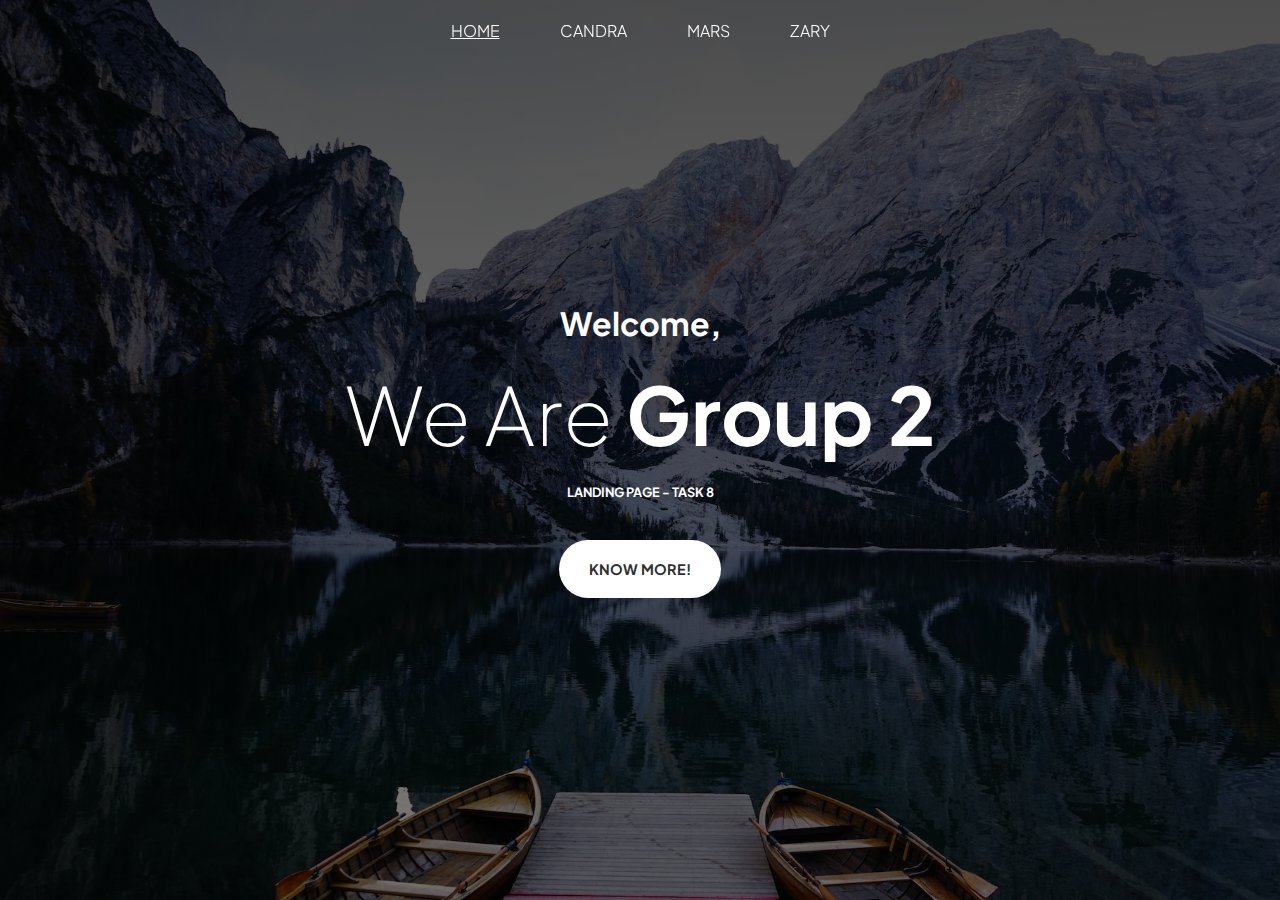
<file: index.html>
<!DOCTYPE html>
<html lang="en">
<head>
  <meta charset="UTF-8">
  <meta http-equiv="X-UA-Compatible" content="IE=edge">
  <meta name="viewport" content="width=device-width, initial-scale=1.0">
  <title>Landing Page </title>

  <!-- CSS -->
  <link rel="stylesheet" href="style.css">
  
  <!-- Google Fonts -->
  <link rel="preconnect" href="https://fonts.googleapis.com">
  <link rel="preconnect" href="https://fonts.gstatic.com" crossorigin>
  <link href="https://fonts.googleapis.com/css2?family=Plus+Jakarta+Sans:wght@200;300;400;500;600;700;800&display=swap" rel="stylesheet">

  <!-- Box Icons -->
  <link href='https://unpkg.com/boxicons@2.1.4/css/boxicons.min.css' rel='stylesheet'>


</head>
<body>

  <!-- NAVBAR START -->
  <section id="section-navbar"  style="background-color: transparent;">
    <div class="container">
      <nav class="navbar">
        <a href="index.html" class="navbar-item" style="text-decoration: underline;">HOME</a>
        <a href="candra.html" class="navbar-item">CANDRA</a>
        <a href="mars.html" class="navbar-item">MARS</a>
        <a href="zary.html" class="navbar-item">ZARY</a>
      </nav>
    </div>
  </section>
  <!-- NAVBAR END -->

  <!-- LANDING START -->
  <section id="section-landing">
    <div class="container">
      <div class="landing-main">
        <h3 class="landing-greeting-text">Welcome,</h3>
        <h1 class="landing-introduction-text">We Are <span>Group 2</span></h1>
        <h4 class="landing-description-text">LANDING PAGE - TASK 8</h4>
        <a href="candra.html" class="landing-button">KNOW MORE!</a>
      </div>
    </div>
  </section>
  <!-- LANDING END -->
</body>
</html>
</file>
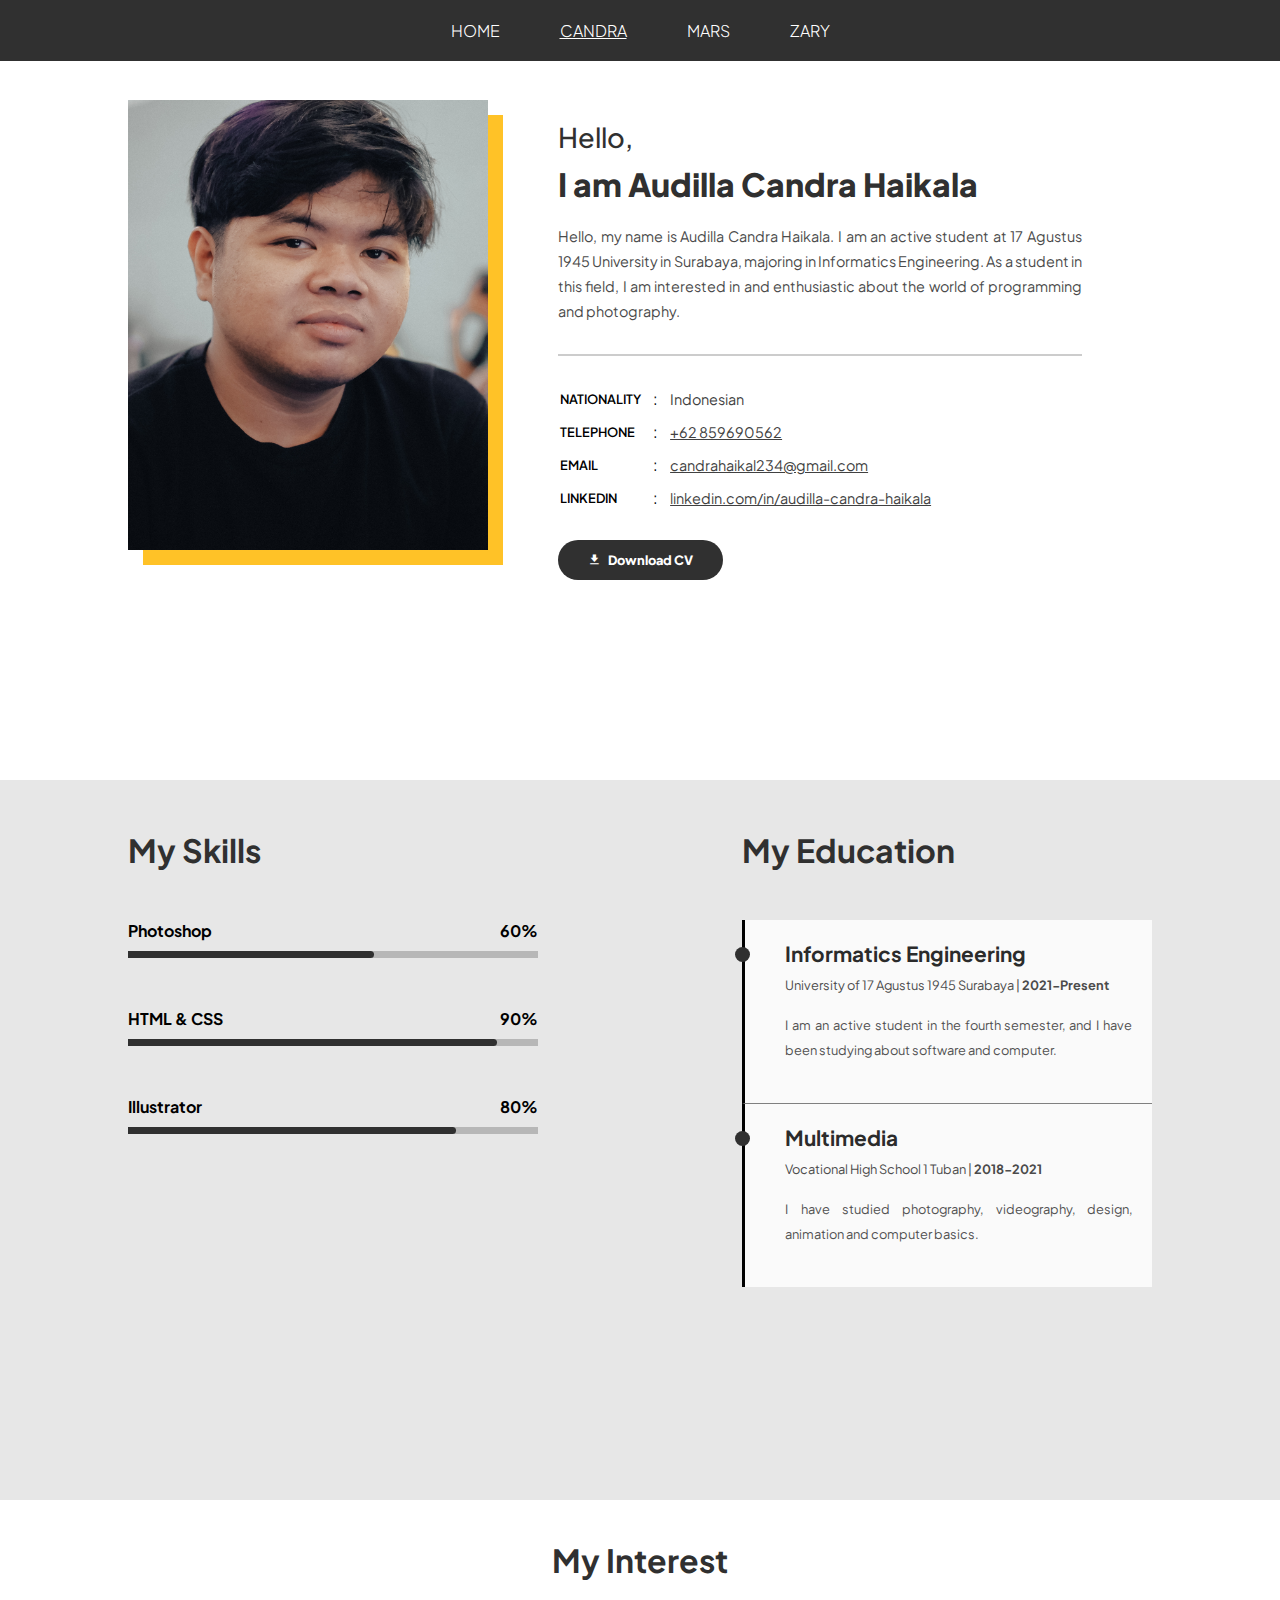
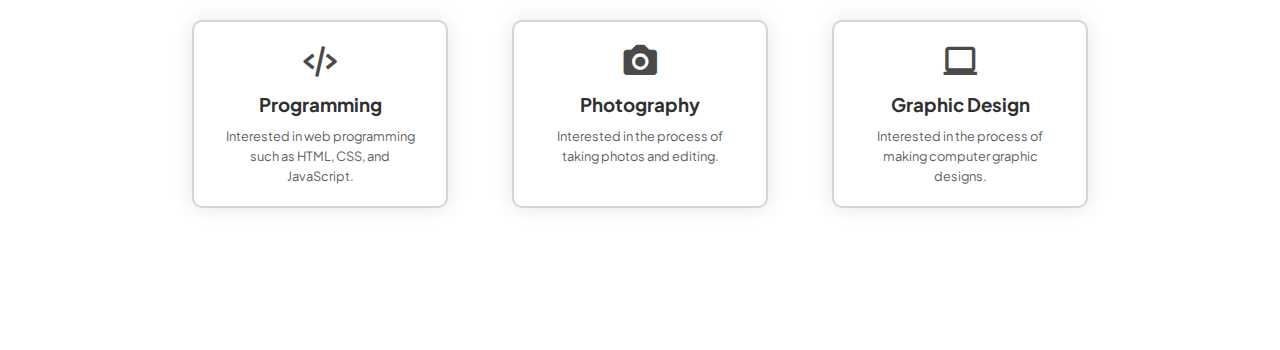
<file: candra.html>
<!DOCTYPE html>
<html lang="en">
<head>
  <meta charset="UTF-8">
  <meta http-equiv="X-UA-Compatible" content="IE=edge">
  <meta name="viewport" content="width=device-width, initial-scale=1.0">
  <title>Profile - Candra </title>

  <!-- CSS -->
  <link rel="stylesheet" href="style.css">
  
  <!-- Google Fonts -->
  <link rel="preconnect" href="https://fonts.googleapis.com">
  <link rel="preconnect" href="https://fonts.gstatic.com" crossorigin>
  <link href="https://fonts.googleapis.com/css2?family=Plus+Jakarta+Sans:wght@300;400;500;600;700;800&display=swap" rel="stylesheet">

  <!-- Box Icons -->
  <link href='https://unpkg.com/boxicons@2.1.4/css/boxicons.min.css' rel='stylesheet'>


</head>
<body>

  <!-- NAVBAR START -->
  <section id="section-navbar">
    <div class="container">
      <nav class="navbar">
        <a href="index.html" class="navbar-item">HOME</a>
        <a href="candra.html" class="navbar-item" style="text-decoration: underline;">CANDRA</a>
        <a href="mars.html" class="navbar-item">MARS</a>
        <a href="zary.html" class="navbar-item">ZARY</a>
      </nav>
    </div>
  </section>
  <!-- NAVBAR END -->

  <!-- ABOUT ME Start -->
  <section id="section-about">
    <div class="container">
      <div class="about-main">
        <div class="about-left">
          <img class="about-img" src="candra.jpg" alt="">
        </div>
        <div class="about-right">
          <h2 class="about-greeting">Hello,</h2>
          <h1 class="about-name">I am Audilla Candra Haikala</h1>
          <p class="about-paragraph">Hello, my name is Audilla Candra Haikala. I am an active student at 17 Agustus 1945 University in Surabaya, majoring in Informatics Engineering. As a student in this field, I am interested in and enthusiastic about the world of programming and photography.</p>
          <div class="about-line"></div>
          <div class="about-contact">
            <table>
              <tr>
                <!-- <td><i class='bx bx-flag' ></i></td> -->
                <td class="contact-item">NATIONALITY</td>
                <td>:</td>
                <td class="contact-value">Indonesian</td>
              </tr>
              <tr>
                <td class="contact-item">TELEPHONE</td>
                <td>:</td>
                <td><a href="https://api.whatsapp.com/send/?phone=6285859690562&text&type=phone_number&app_absent=0" class="contact-value">+62 859690562</a></td>
              </tr>
              <tr>
                <td class="contact-item">EMAIL</td>
                <td>:</td>
                <td><a class="contact-value" href="mailto: candrahaikal234@gmail.com">candrahaikal234@gmail.com</a></td>
              </tr>
              <tr>
                <td class="contact-item">LINKEDIN</td>
                <td>:</td>
                <td><a class="contact-value" href="https://www.linkedin.com/in/audilla-candra-haikala/">linkedin.com/in/audilla-candra-haikala</a></td>
              </tr>
            </table>
          </div>

          <!-- ABOUT RIGHT BTN Start -->
          <a href="#" class="about-btn">
            <i class='bx bxs-download' ></i></box-icon>
            Download CV</a>
          <!-- ABOUT RIGHT BTN End -->

        </div>
      </div>
    </div>
  </section>
  <!-- ABOUT ME End -->

  <!-- SKILL and INTEREST Start -->
  <section id="section-other-info">
    <div class="container">
      <div class="other-info-main">
        <div class="other-info-left">
          <h2 class="other-info-title-main">My Skills</h2>
          
          <div class="other-info-group">
            <div class="other-info-text">
              <h3 class="other-info-title">Photoshop</h3>
              <h3 class="other-info-percentage">60%</h3>
            </div>
            <div class="other-info-bar">
              <div class="other-info-bar-inner" style="width:60%;"></div>
            </div>
          </div>

          <div class="other-info-group">
            <div class="other-info-text">
              <h3 class="other-info-title">HTML & CSS</h3>
              <h3 class="other-info-percentage">90%</h3>
            </div>
            <div class="other-info-bar">
              <div class="other-info-bar-inner" style="width:90%;"></div>
            </div>
          </div>

          <div class="other-info-group">
            <div class="other-info-text">
              <h3 class="other-info-title">Illustrator</h3>
              <h3 class="other-info-percentage">80%</h3>
            </div>
            <div class="other-info-bar">
              <div class="other-info-bar-inner" style="width:80%;"></div>
            </div>
          </div>

        </div>
        <div class="other-info-right">
          <h2 class="other-info-title-main">My Education</h2>
          <div class="other-info-education">

            <div class="education-card"  style="border-bottom: 1px solid grey;">
              <h3 class="education-major">Informatics Engineering</h3>
              <h4 class="education-place">University of 17 Agustus 1945 Surabaya | <span>2021-Present</span></h4>
              <p class="education-paragraph">I am an active student in the fourth semester, and I have been studying about software and computer.</p>
              <div class="education-circle"></div>
            </div>

            <div class="education-card">
              <h3 class="education-major">Multimedia</h3>
              <h4 class="education-place">Vocational High School 1 Tuban | <span>2018-2021</span></h4>
              <p class="education-paragraph">I have studied photography, videography, design, animation and computer basics.</p>
              <div class="education-circle"></div>
            </div>

          </div>
        </div>
      </div>
    </div>
  </section>
  <!-- SKILL and INTEREST End -->


  <!-- INTEREST Start -->
  <section id="section-interest">
    <div class="container">
      <div class="interest-main">
        <h2 class="interest-title">My Interest</h2>
        <div class="interest-card-group">
          <div class="interest-card">
            <i class='bx bx-code-alt'></i>
            <h3 class="interest-card-title">Programming</h3>
            <p class="interest-paragraph">Interested in web programming such as HTML, CSS, and JavaScript.</p>
          </div>
          <div class="interest-card">
            <i class='bx bxs-camera' ></i>
            <h3 class="interest-card-title">Photography</h3>
            <p class="interest-paragraph">Interested in the process of taking photos and editing.</p>
          </div>
          <div class="interest-card">
            <i class='bx bx-laptop'></i>
            <h3 class="interest-card-title">Graphic Design</h3>
            <p class="interest-paragraph">Interested in the process of making computer graphic designs.</p>
          </div>
        </div>
        
      </div>
    </div>
  </section>
  <!-- INTEREST End -->
  
</body>
</html>
</file>
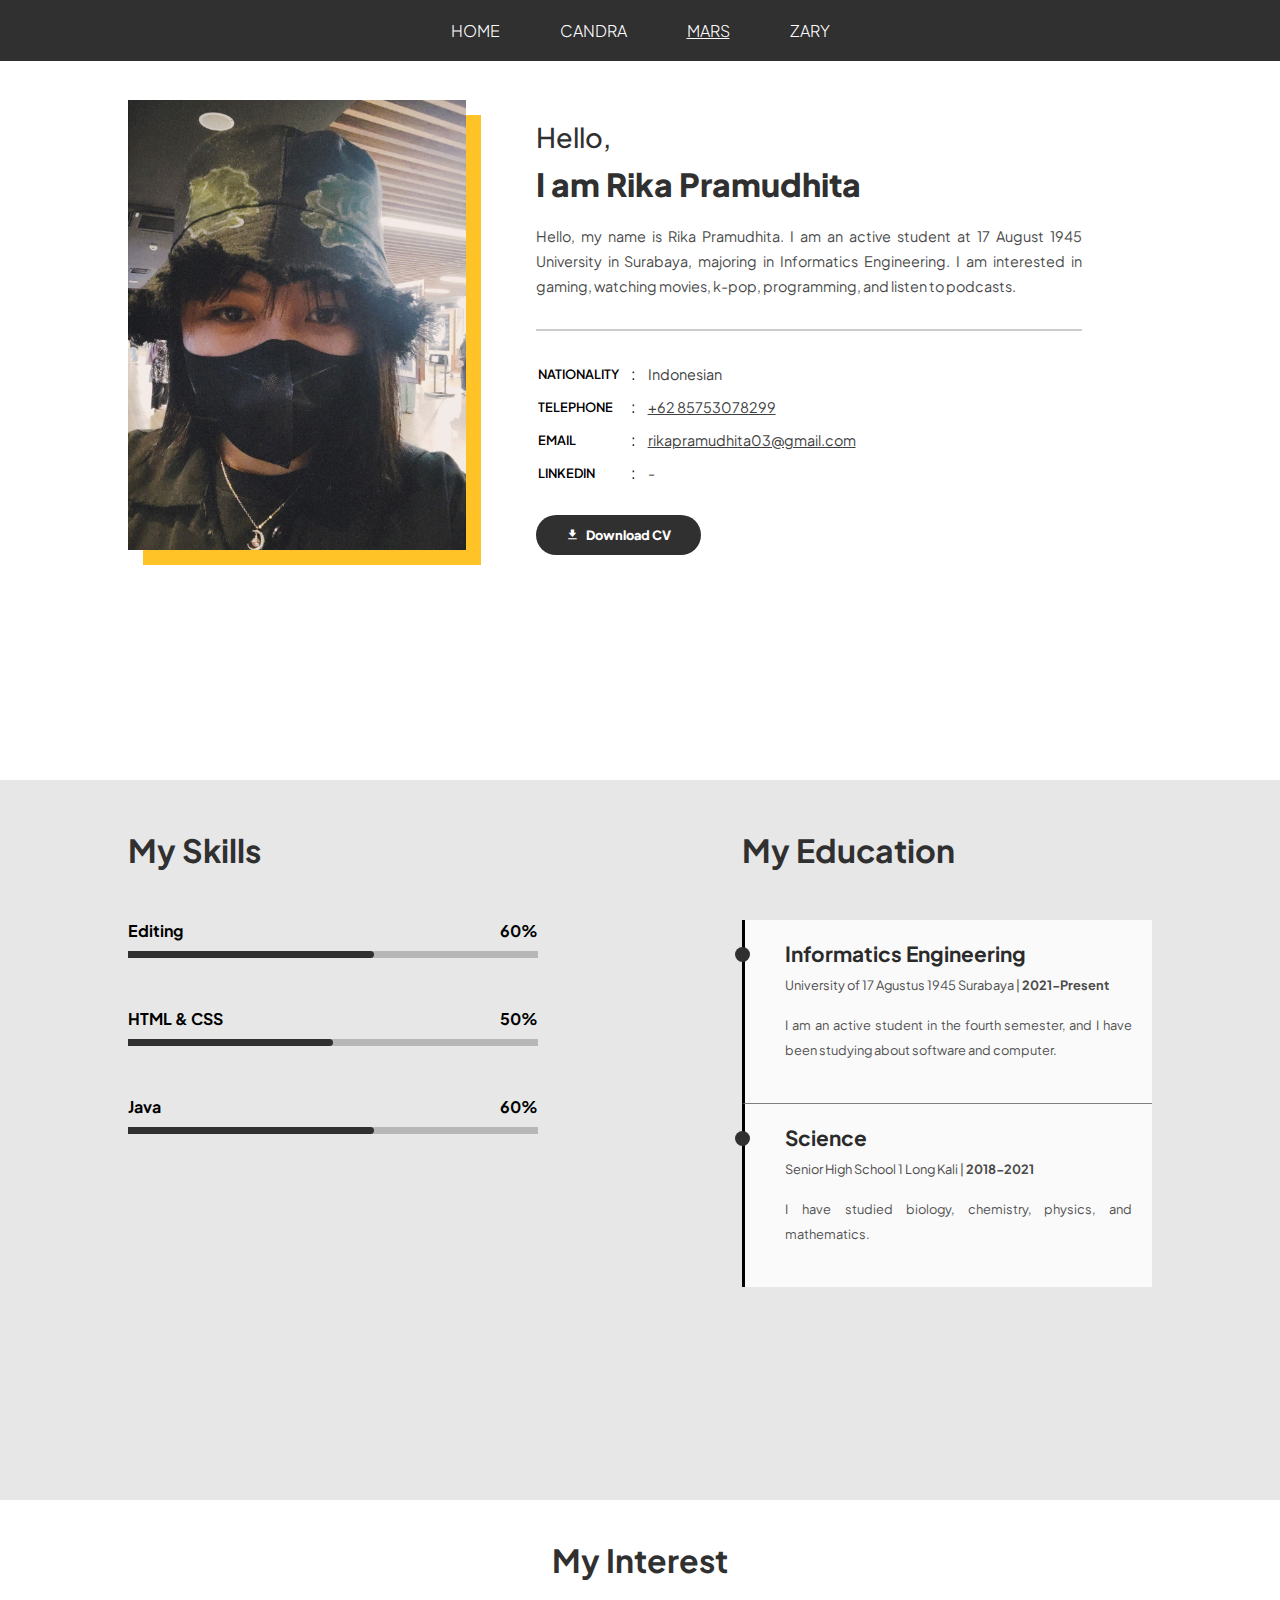
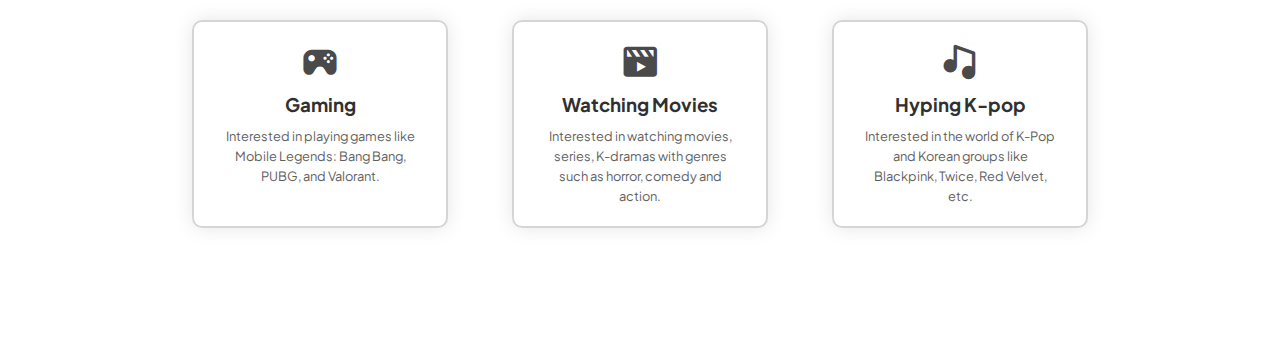
<file: mars.html>
<!DOCTYPE html>
<html lang="en">
<head>
  <meta charset="UTF-8">
  <meta http-equiv="X-UA-Compatible" content="IE=edge">
  <meta name="viewport" content="width=device-width, initial-scale=1.0">
  <title>Profile - Mars</title>

  <!-- CSS -->
  <link rel="stylesheet" href="style.css">
  
  <!-- Google Fonts -->
  <link rel="preconnect" href="https://fonts.googleapis.com">
  <link rel="preconnect" href="https://fonts.gstatic.com" crossorigin>
  <link href="https://fonts.googleapis.com/css2?family=Plus+Jakarta+Sans:wght@300;400;500;600;700;800&display=swap" rel="stylesheet">

  <!-- Box Icons -->
  <link href='https://unpkg.com/boxicons@2.1.4/css/boxicons.min.css' rel='stylesheet'>


</head>
<body>

  <!-- NAVBAR START -->
  <section id="section-navbar">
    <div class="container">
      <nav class="navbar">
        <a href="index.html" class="navbar-item">HOME</a>
        <a href="candra.html" class="navbar-item">CANDRA</a>
        <a href="mars.html" class="navbar-item" style="text-decoration: underline;">MARS</a>
        <a href="zary.html" class="navbar-item">ZARY</a>
      </nav>
    </div>
  </section>
  <!-- NAVBAR END -->

  <!-- ABOUT ME Start -->
  <section id="section-about">
    <div class="container">
      <div class="about-main">
        <div class="about-left">
          <img class="about-img" src="mars.jpg" alt="">
        </div>
        <div class="about-right">
          <h2 class="about-greeting">Hello,</h2>
          <h1 class="about-name">I am Rika Pramudhita</h1>
          <p class="about-paragraph">Hello, my name is Rika Pramudhita. I am an active student at 17 August 1945 University in Surabaya, majoring in Informatics Engineering. I am interested in gaming, watching movies, k-pop, programming, and listen to podcasts.</p>
          <div class="about-line"></div>
          <div class="about-contact">
            <table>
              <tr>
                <!-- <td><i class='bx bx-flag' ></i></td> -->
                <td class="contact-item">NATIONALITY</td>
                <td>:</td>
                <td class="contact-value">Indonesian</td>
              </tr>
              <tr>
                <td class="contact-item">TELEPHONE</td>
                <td>:</td>
                <td><a href="https://api.whatsapp.com/send/?phone=6285753078299&text&type=phone_number&app_absent=0" class="contact-value">+62 85753078299</a></td>
              </tr>
              <tr>
                <td class="contact-item">EMAIL</td>
                <td>:</td>
                <td><a class="contact-value" href="mailto: rikapramudhita03@gmail.com">rikapramudhita03@gmail.com</a></td>
              </tr>
              <tr>
                <td class="contact-item">LINKEDIN</td>
                <td>:</td>
                <td><a class="contact-value" href="#" style="text-decoration: none;">-</a></td>
              </tr>
            </table>
          </div>

          <!-- ABOUT RIGHT BTN Start -->
          <a href="#" class="about-btn">
            <i class='bx bxs-download' ></i></box-icon>
            Download CV</a>
          <!-- ABOUT RIGHT BTN End -->

        </div>
      </div>
    </div>
  </section>
  <!-- ABOUT ME End -->

  <!-- SKILL and INTEREST Start -->
  <section id="section-other-info">
    <div class="container">
      <div class="other-info-main">
        <div class="other-info-left">
          <h2 class="other-info-title-main">My Skills</h2>
          
          <div class="other-info-group">
            <div class="other-info-text">
              <h3 class="other-info-title">Editing</h3>
              <h3 class="other-info-percentage">60%</h3>
            </div>
            <div class="other-info-bar">
              <div class="other-info-bar-inner" style="width:60%;"></div>
            </div>
          </div>

          <div class="other-info-group">
            <div class="other-info-text">
              <h3 class="other-info-title">HTML & CSS</h3>
              <h3 class="other-info-percentage">50%</h3>
            </div>
            <div class="other-info-bar">
              <div class="other-info-bar-inner" style="width:50%;"></div>
            </div>
          </div>

          <div class="other-info-group">
            <div class="other-info-text">
              <h3 class="other-info-title">Java</h3>
              <h3 class="other-info-percentage">60%</h3>
            </div>
            <div class="other-info-bar">
              <div class="other-info-bar-inner" style="width:60%;"></div>
            </div>
          </div>

        </div>
        <div class="other-info-right">
          <h2 class="other-info-title-main">My Education</h2>
          <div class="other-info-education">

            <div class="education-card"  style="border-bottom: 1px solid grey;">
              <h3 class="education-major">Informatics Engineering</h3>
              <h4 class="education-place">University of 17 Agustus 1945 Surabaya | <span>2021-Present</span></h4>
              <p class="education-paragraph">I am an active student in the fourth semester, and I have been studying about software and computer.</p>
              <div class="education-circle"></div>
            </div>

            <div class="education-card">
              <h3 class="education-major">Science</h3>
              <h4 class="education-place">Senior High School 1 Long Kali | <span>2018-2021</span></h4>
              <p class="education-paragraph">I have studied biology, chemistry, physics, and mathematics.</p>
              <div class="education-circle"></div>
            </div>

          </div>
        </div>
      </div>
    </div>
  </section>
  <!-- SKILL and INTEREST End -->


  <!-- INTEREST Start -->
  <section id="section-interest">
    <div class="container">
      <div class="interest-main">
        <h2 class="interest-title">My Interest</h2>
        <div class="interest-card-group">
          <div class="interest-card">
            <i class='bx bxs-joystick'></i>
            <h3 class="interest-card-title">Gaming</h3>
            <p class="interest-paragraph">Interested in playing games like Mobile Legends: Bang Bang, PUBG, and Valorant. </p>
          </div>
          <div class="interest-card">
            <i class='bx bxs-movie-play'></i>
            <h3 class="interest-card-title">Watching Movies</h3>
            <p class="interest-paragraph">Interested in watching movies, series, K-dramas with genres such as horror, comedy and action.</p>
          </div>
          <div class="interest-card">
            <i class='bx bxs-music'></i>
            <h3 class="interest-card-title">Hyping K-pop</h3>
            <p class="interest-paragraph">Interested in the world of K-Pop and Korean groups like Blackpink, Twice, Red Velvet, etc.</p>
          </div>
        </div>
        
      </div>
    </div>
  </section>
  <!-- INTEREST End -->
  
</body>
</html>
</file>
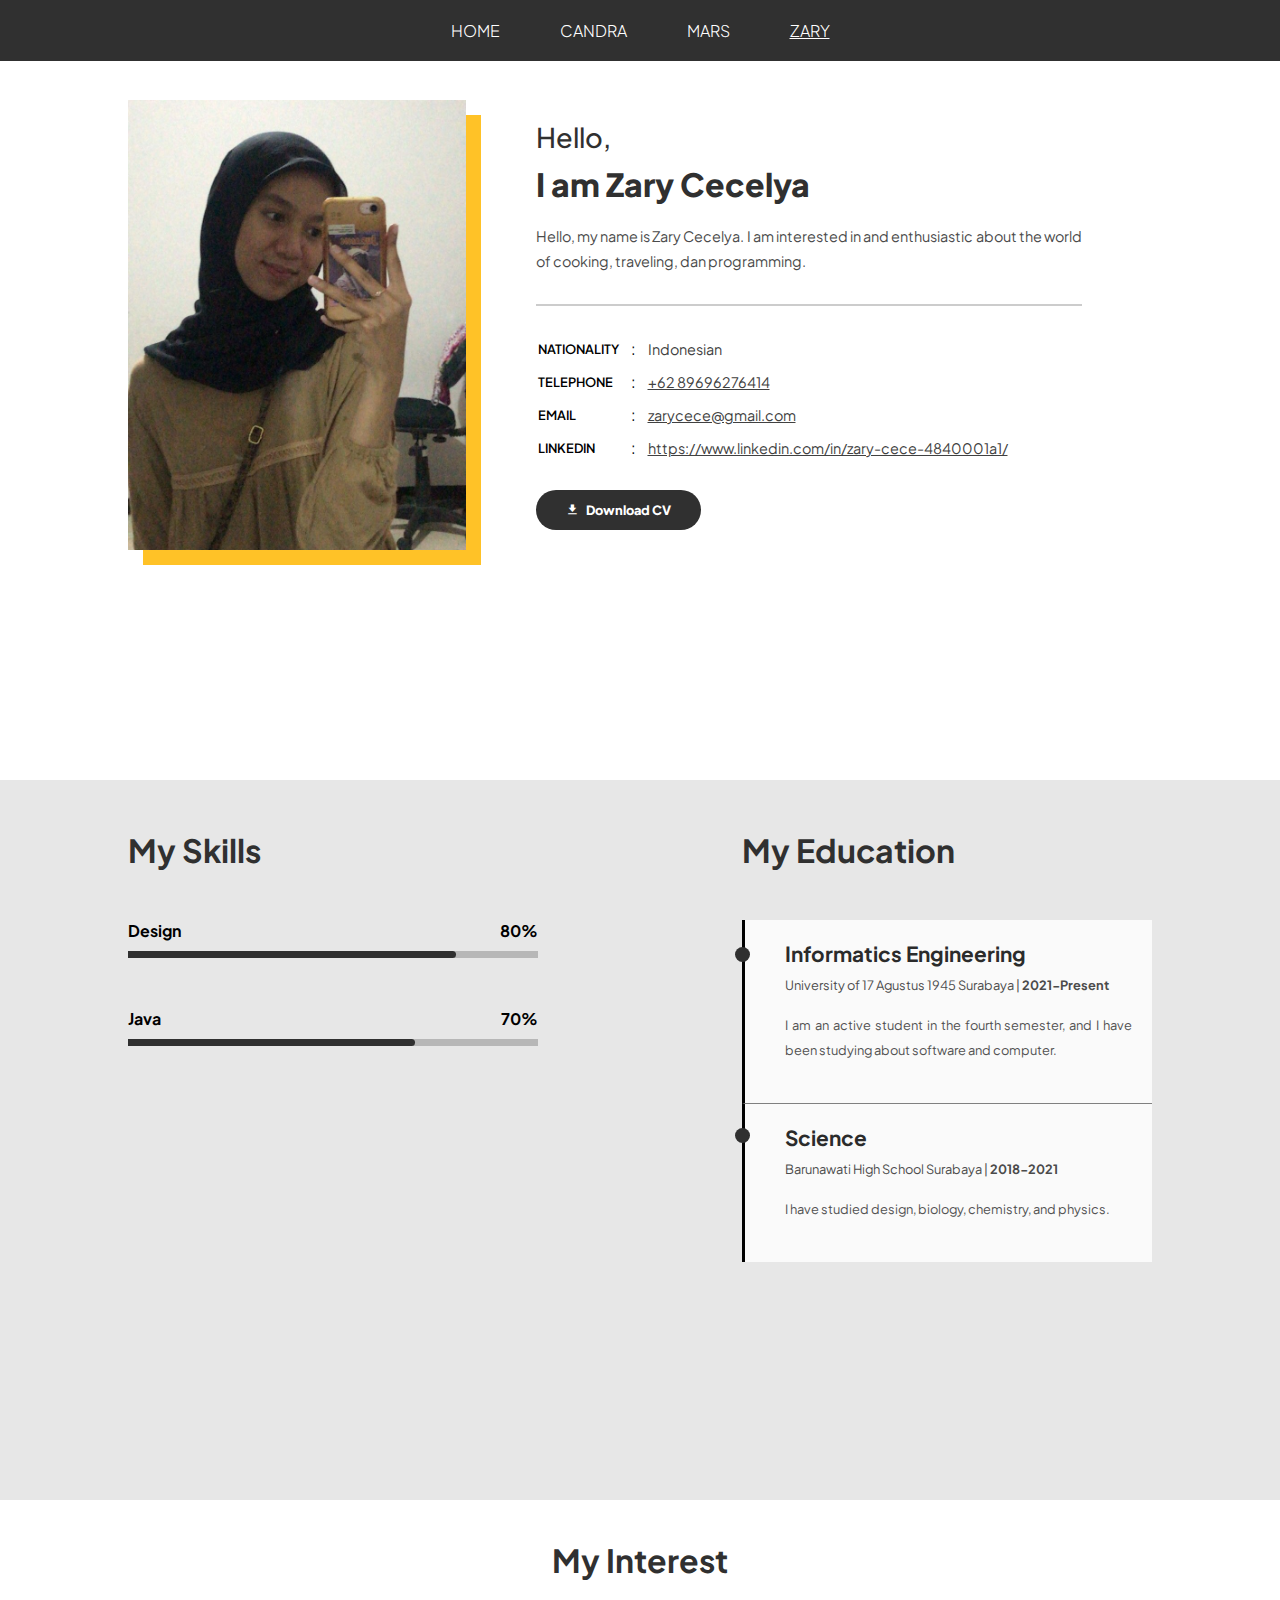
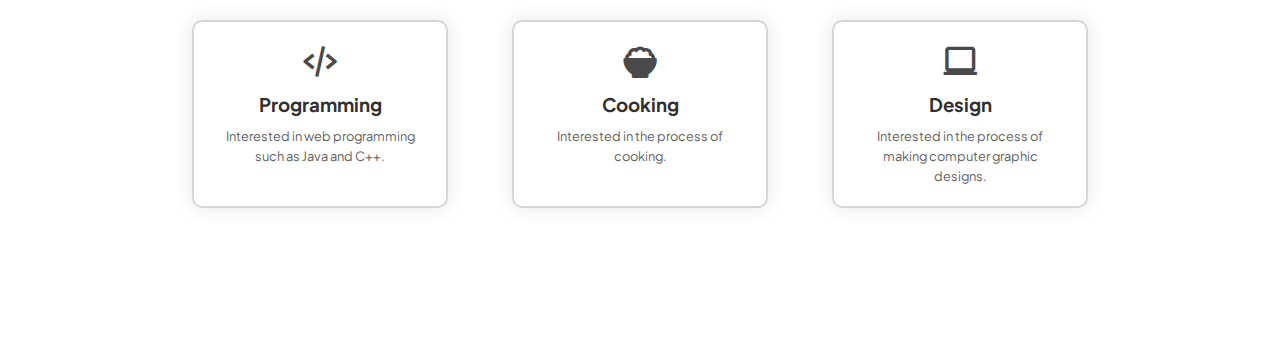
<file: zary.html>
<!DOCTYPE html>
<html lang="en">
<head>
  <meta charset="UTF-8">
  <meta http-equiv="X-UA-Compatible" content="IE=edge">
  <meta name="viewport" content="width=device-width, initial-scale=1.0">
  <title>Profile - Zary </title>

  <!-- CSS -->
  <link rel="stylesheet" href="style.css">
  
  <!-- Google Fonts -->
  <link rel="preconnect" href="https://fonts.googleapis.com">
  <link rel="preconnect" href="https://fonts.gstatic.com" crossorigin>
  <link href="https://fonts.googleapis.com/css2?family=Plus+Jakarta+Sans:wght@300;400;500;600;700;800&display=swap" rel="stylesheet">

  <!-- Box Icons -->
  <link href='https://unpkg.com/boxicons@2.1.4/css/boxicons.min.css' rel='stylesheet'>


</head>
<body>

  <!-- NAVBAR START -->
  <section id="section-navbar">
    <div class="container">
      <nav class="navbar">
        <a href="index.html" class="navbar-item">HOME</a>
        <a href="candra.html" class="navbar-item">CANDRA</a>
        <a href="mars.html" class="navbar-item">MARS</a>
        <a href="zary.html" class="navbar-item" style="text-decoration: underline;">ZARY</a>
      </nav>
    </div>
  </section>
  <!-- NAVBAR END -->

  <!-- ABOUT ME Start -->
  <section id="section-about">
    <div class="container">
      <div class="about-main">
        <div class="about-left">
          <img class="about-img" src="zary.jpeg" alt="">
        </div>
        <div class="about-right">
          <h2 class="about-greeting">Hello,</h2>
          <h1 class="about-name">I am Zary Cecelya</h1>
          <p class="about-paragraph">Hello, my name is Zary Cecelya. I am interested in and enthusiastic about the world of cooking, traveling, dan programming.</p>
          <div class="about-line"></div>
          <div class="about-contact">
            <table>
              <tr>
                <!-- <td><i class='bx bx-flag' ></i></td> -->
                <td class="contact-item">NATIONALITY</td>
                <td>:</td>
                <td class="contact-value">Indonesian</td>
              </tr>
              <tr>
                <td class="contact-item">TELEPHONE</td>
                <td>:</td>
                <td><a href="https://api.whatsapp.com/send/?phone=6289696276414&text&type=phone_number&app_absent=0" class="contact-value">+62 89696276414</a></td>
              </tr>
              <tr>
                <td class="contact-item">EMAIL</td>
                <td>:</td>
                <td><a class="contact-value" href="mailto: zarycece@gmail.com">zarycece@gmail.com</a></td>
              </tr>
              <tr>
                <td class="contact-item">LINKEDIN</td>
                <td>:</td>
                <td><a class="contact-value" href="https://www.linkedin.com/in/zary-cece-4840001a1/">https://www.linkedin.com/in/zary-cece-4840001a1/</a></td>
              </tr>
            </table>
          </div>

          <!-- ABOUT RIGHT BTN Start -->
          <a href="#" class="about-btn">
            <i class='bx bxs-download' ></i></box-icon>
            Download CV</a>
          <!-- ABOUT RIGHT BTN End -->

        </div>
      </div>
    </div>
  </section>
  <!-- ABOUT ME End -->

  <!-- SKILL and INTEREST Start -->
  <section id="section-other-info">
    <div class="container">
      <div class="other-info-main">
        <div class="other-info-left">
          <h2 class="other-info-title-main">My Skills</h2>
          
          <div class="other-info-group">
            <div class="other-info-text">
              <h3 class="other-info-title">Design</h3>
              <h3 class="other-info-percentage">80%</h3>
            </div>
            <div class="other-info-bar">
              <div class="other-info-bar-inner" style="width:80%;"></div>
            </div>
          </div>

          <div class="other-info-group">
            <div class="other-info-text">
              <h3 class="other-info-title">Java</h3>
              <h3 class="other-info-percentage">70%</h3>
            </div>
            <div class="other-info-bar">
              <div class="other-info-bar-inner" style="width:70%;"></div>
            </div>
          </div>

        </div>
        <div class="other-info-right">
          <h2 class="other-info-title-main">My Education</h2>
          <div class="other-info-education">

            <div class="education-card"  style="border-bottom: 1px solid grey;">
              <h3 class="education-major">Informatics Engineering</h3>
              <h4 class="education-place">University of 17 Agustus 1945 Surabaya | <span>2021-Present</span></h4>
              <p class="education-paragraph">I am an active student in the fourth semester, and I have been studying about software and computer.</p>
              <div class="education-circle"></div>
            </div>

            <div class="education-card">
              <h3 class="education-major">Science</h3>
              <h4 class="education-place">Barunawati High School Surabaya | <span>2018-2021</span></h4>
              <p class="education-paragraph">I have studied design, biology, chemistry, and physics.</p>
              <div class="education-circle"></div>
            </div>

          </div>
        </div>
      </div>
    </div>
  </section>
  <!-- SKILL and INTEREST End -->


  <!-- INTEREST Start -->
  <section id="section-interest">
    <div class="container">
      <div class="interest-main">
        <h2 class="interest-title">My Interest</h2>
        <div class="interest-card-group">
          <div class="interest-card">
            <i class='bx bx-code-alt'></i>
            <h3 class="interest-card-title">Programming</h3>
            <p class="interest-paragraph">Interested in web programming such as Java and C++.</p>
          </div>
          <div class="interest-card">
            <i class='bx bxs-bowl-rice'></i>
            <h3 class="interest-card-title">Cooking</h3>
            <p class="interest-paragraph">Interested in the process of cooking.</p>
          </div>
          <div class="interest-card">
            <i class='bx bx-laptop'></i>
            <h3 class="interest-card-title">Design</h3>
            <p class="interest-paragraph">Interested in the process of making computer graphic designs.</p>
          </div>
        </div>
        
      </div>
    </div>
  </section>
  <!-- INTEREST End -->
  
</body>
</html>
</file>
<file: style.css>
*{
  margin: 0;
  padding: 0;
  box-sizing: border-box;
  font-family: 'Plus Jakarta Sans';
}

section{
  width: 100%;
}
.container{
  width: 80%;
  margin: 0 auto;
}

/* NAVBAR Start */
#section-navbar{
  top: 0;
  left: 0;
  position: fixed;
  background-color: #303030;
  z-index: 10;
}
.navbar{
  margin: 0 auto;
  display: flex;
  justify-content: center;
}
.navbar-item{
  text-decoration: none;
  padding: 20px 30px;
  color: #ffffff;
  font-weight: 300;
}
.navbar-item:hover{
  text-decoration: underline;
}
/* NAVBAR End */


/* LANDING Start */
#section-landing{
  max-width: 100vw;
  height: 100vh;
  background-image: linear-gradient(to bottom, rgba(0,0,0,.7), rgba(0,0,0,.5)), url(pexels-supakakul-sanguansuk-13295150.jpg);
  background-size: cover;
}
#section-landing .container{
  height: 100%;
  display: flex;
  justify-content: center;
  align-items: center;
}
.landing-main{
  text-align: center;
  color: white;
}
.landing-greeting-text{
  font-size: 2rem;
}
.landing-introduction-text{
  font-size: 5rem;
  font-weight: 200;
  margin: 20px 0;
}
.landing-introduction-text > span{
  font-weight: 700;
}
.landing-description-text{
  font-size: 0.8rem;
}
.landing-button{
  display: inline-block;
  margin-top: 40px;
  padding: 20px 30px;
  background-color: white;
  text-decoration: none;
  color: #303030;
  font-weight: 700;
  font-size: 0.9rem;
  border-radius: 30px;
}
.landing-button:hover{
  background-color: rgb(203, 203, 203);
}
/* LANDING End */

/* ABOUT Start */
#section-about{
  /* background-color: salmon; */
  margin-top: 60px;
  min-height: 80vh;
}
.about-main{
  display: flex;
}
.about-left{
  padding: 40px 0;
}
.about-img{
  height: 80%;
  /* box-shadow: 15px 15px 0 #303030; */
  box-shadow: 15px 15px 0 rgb(255, 194, 39);
  transition: .3s ease-in-out;
  height: 450px;

}
.about-img:hover{
  box-shadow: -15px -15px 0 rgb(255, 223, 39);
}
.about-right{
  padding: 60px 70px;
}
.about-greeting{
  font-size: 1.7rem;
  font-weight: 500;
  color: #303030;
}
.about-name{
  font-weight: 800;
  margin-top: 10px;
  font-size: 2rem;
  color: #303030;
}
.about-paragraph{
  margin: 20px 0;
  line-height: 25px;
  color: #4b4b4b;
  font-size: 0.9rem;
  text-align: justify;
}
.about-line{
  margin: 30px 0;
  height: 2px;
  width: 100%;
  background-color: rgba(0, 0, 0, 0.2);
}
table tr td{
  padding-bottom: 10px
}
.contact-item{
  font-weight: 600;
  padding-bottom: 10px;
  padding-right: 10px;
  font-size: 0.8rem;
}
.contact-value{
  color: rgb(65, 65, 65);
  padding-left: 10px;
  font-size: 0.9rem;
}
.about-btn{
  display: inline-block;
  font-size: 0.8rem;
  border-radius:30px;
  margin: 20px 0;
  padding: 12px 30px;
  background-color: #303030;
  text-decoration: none;
  color: white;
  font-weight: 800;
  transition: .2s;
}
.about-btn:hover{
  /* background-color: #000000; */
  box-shadow: 0 0 15px rgba(0,0,0,.8);
}
.about-btn i{
  font-size: 0.8rem;
  margin-right: 5px;
}
/* ABOUT End */

/* SKLLL Start */
#section-other-info{
  min-height: 80vh;
  background-color: rgb(231, 231, 231);
  padding-bottom: 50px;  
}
.other-info-main{
  display: flex;
  justify-content: space-between;
}
.other-info-title-main{
  margin: 50px 0;
  font-size: 2rem;
  color: #303030;
}
.other-info-left{
  width: 40%;
}
.other-info-group{
  margin: 30px 0;
}
.other-info-text{
  display: flex;
  justify-content: space-between;
  margin-bottom: 10px;
}
.other-info-title, .other-info-percentage{
  font-size: 1rem;
}
.other-info-bar{
  width: 100%;
  height: 7px;
  background-color: rgb(183, 183, 183);
  margin-bottom: 50px;
}
.other-info-bar-inner{
  width: 60%;
  height: 100%;
  background-color: #303030;
  border-radius: 0 20px 20px 0;
}
.other-info-right{
  width: 40%;
}
.education-card{
  position: relative;
  padding: 20px 20px 40px 40px;
  background-color: rgb(250, 250, 250);
  border-left: 3px solid black;
}
.education-major{
  color: rgb(43, 43, 43);
  font-weight: 700;
  font-size: 1.3rem;
  margin-bottom: 10px;
}
.education-place{
  font-weight: 400;
  color: rgb(75, 75, 75);
  margin-top: 5px;
  font-size: 0.8rem;
  margin-bottom: 20px;
}
.education-place span{
  font-weight: 700;
  color: rgb(75, 75, 75);
  
}
.education-paragraph{
  line-height: 25px;
  font-size: 0.8rem;
  color: rgb(80, 80, 80);
  text-align: justify;
}
.education-circle{
  width: 15px;
  height: 15px;
  border-radius: 50%;
  background-color: #303030;
  position: absolute;
  top: 15%;
  left: -10px;
}
/* SKLLL End */




/* INTEREST Start */
#section-interest{
  min-height: 50vh;
  padding: 40px 0;
}
.interest-title{
  text-align: center;
  margin-bottom: 40px;
  font-size: 2rem;
  color: #303030;
}
.interest-card-group{
  display: flex;
  justify-content: space-evenly;
}
.interest-card{
  max-width: 20vw;
  padding: 20px 30px;
  border: 2px solid rgb(213, 213, 213);
  border-radius: 10px;
  text-align: center;
  box-shadow: 0 0 20px rgba(0,0,0,.1);
  transition: .15s ease-in-out;
}
.interest-card:hover{
  box-shadow: 0 0 30px rgba(0,0,0,.3);
}
.interest-card i{
  font-size: 2.5rem;
  color: rgb(74, 74, 74);
}
.interest-card-title{
  margin: 10px 0;
  color: #303030;
}
.interest-paragraph{
  color: rgb(94, 94, 94);
  font-size: 0.8rem;
  line-height: 20px;
}
/* INTEREST End */
</file>
